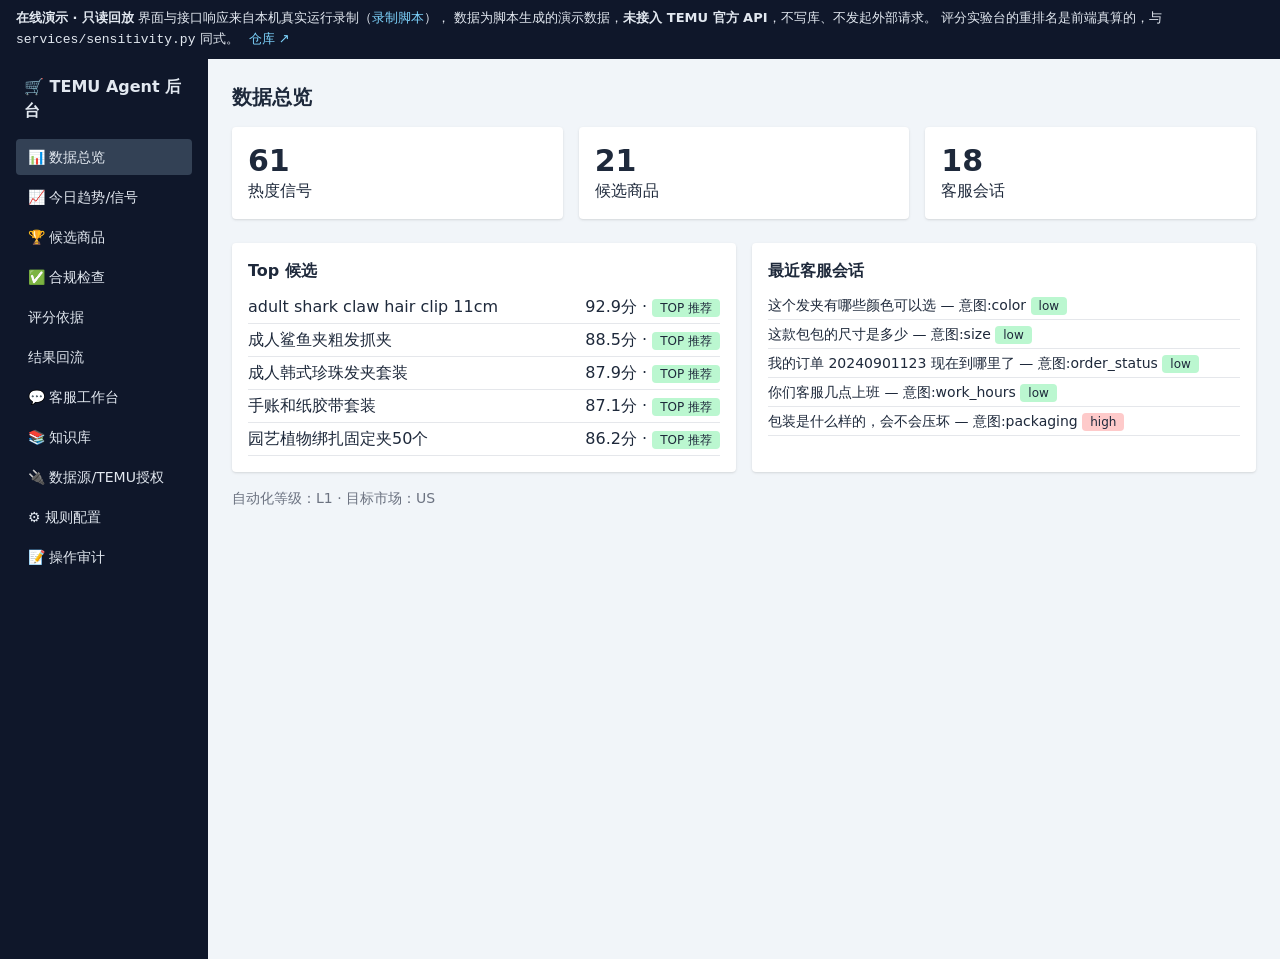
<file: index.html>
<!DOCTYPE html>
<html lang="zh-CN">
<head>
<link rel="icon" href="data:,">
<meta charset="UTF-8">
<meta name="viewport" content="width=device-width, initial-scale=1.0">
<title>TEMU 全托管选品与客服 Agent</title>
<link rel="stylesheet" href="./tailwind.css">
<style>body{font-family:system-ui,"Microsoft YaHei",sans-serif}
@media (max-width:720px){
  body>div.flex{flex-direction:column}
  aside{width:100%!important}
  #nav{display:flex;flex-wrap:wrap;gap:4px}
  main{padding:12px!important;max-width:100%!important}
  table{display:block;overflow-x:auto;white-space:nowrap}
  .grid{grid-template-columns:1fr!important}
}</style>
</head>
<body class="bg-slate-100 text-slate-800">
<div style="background:#0f172a;color:#e2e8f0;padding:8px 16px;font-size:13px;line-height:1.6">
  <b>在线演示 · 只读回放</b>
  界面与接口响应来自本机真实运行录制（<a style="color:#7dd3fc" href="https://github.com/yanx5433-cmd/temu-agent/blob/main/backend/scripts/capture_demo_snapshot.py">录制脚本</a>），
  数据为脚本生成的演示数据，<b>未接入 TEMU 官方 API</b>，不写库、不发起外部请求。
  评分实验台的重排名是前端真算的，与 <code>services/sensitivity.py</code> 同式。
  <a style="color:#7dd3fc;margin-left:6px" href="https://github.com/yanx5433-cmd/temu-agent">仓库 ↗</a>
</div>
<script src="./shim.js"></script>
<div class="flex min-h-screen">
  <aside class="w-52 bg-slate-900 text-slate-200 p-4 space-y-1 flex-shrink-0">
    <h1 class="text-base font-bold mb-4 px-2">🛒 TEMU Agent 后台</h1>
    <nav id="nav" class="space-y-1 text-sm">
      <a data-tab="dashboard" class="block px-3 py-2 rounded hover:bg-slate-700 cursor-pointer">📊 数据总览</a>
      <a data-tab="signals" class="block px-3 py-2 rounded hover:bg-slate-700 cursor-pointer">📈 今日趋势/信号</a>
      <a data-tab="candidates" class="block px-3 py-2 rounded hover:bg-slate-700 cursor-pointer">🏆 候选商品</a>
      <a data-tab="compliance" class="block px-3 py-2 rounded hover:bg-slate-700 cursor-pointer">✅ 合规检查</a>
      <a data-tab="basis" class="block px-3 py-2 rounded hover:bg-slate-700 cursor-pointer">评分依据</a>
      <a data-tab="outcomes" class="block px-3 py-2 rounded hover:bg-slate-700 cursor-pointer">结果回流</a>
      <a data-tab="cs" class="block px-3 py-2 rounded hover:bg-slate-700 cursor-pointer">💬 客服工作台</a>
      <a data-tab="knowledge" class="block px-3 py-2 rounded hover:bg-slate-700 cursor-pointer">📚 知识库</a>
      <a data-tab="sources" class="block px-3 py-2 rounded hover:bg-slate-700 cursor-pointer">🔌 数据源/TEMU授权</a>
      <a data-tab="settings" class="block px-3 py-2 rounded hover:bg-slate-700 cursor-pointer">⚙️ 规则配置</a>
      <a data-tab="audit" class="block px-3 py-2 rounded hover:bg-slate-700 cursor-pointer">📝 操作审计</a>
    </nav>
  </aside>
  <main class="flex-1 p-6 max-w-6xl">
    <div id="content"></div>
  </main>
</div>
<script>
const $ = sel => document.querySelector(sel);
const api = async (path, opts) => {
  const r = await fetch('/api'+path, opts ? {headers:{'Content-Type':'application/json'},...opts, body: opts.body?JSON.stringify(opts.body):undefined} : undefined);
  if (!r.ok) { const e = await r.json().catch(()=>({detail:r.statusText})); throw new Error(e.detail||'请求失败'); }
  return r.json();
};
const badge = (s, map) => { const m = map[s]||['bg-gray-200','']; return `<span class="px-2 py-0.5 rounded text-xs ${m[0]}">${s} ${m[1]||''}</span>`; };
const REC = {TOP:['bg-green-200','推荐'],CONSIDER:['bg-yellow-200','可考虑'],PENDING:['bg-gray-200','观望'],REJECT:['bg-red-200','禁售']};
const CHK = {PASS:['bg-green-200','通过'],REVIEW:['bg-yellow-200','待人工'],REJECT:['bg-red-200','拦截']};

function gatePanel(g){
  const b=(g.blockers||[]).map(x=>'<p class="text-red-700 text-xs">✗ '+x.name+'：'+(x.detail||'')+' → '+x.advice+'</p>').join('');
  const w=(g.warnings||[]).map(x=>'<p class="text-yellow-700 text-xs">! '+x.name+(x.detail?'：'+x.detail:'')+' → '+x.advice+'</p>').join('');
  const cls=g.level==='ELIMINATE'?'border-red-500':(g.level==='REVIEW'?'border-yellow-500':'border-green-500');
  return '<div class="bg-white p-4 rounded shadow text-sm border-l-4 '+cls+'"><h3 class="font-bold mb-2">第 0 关硬门槛：'+g.level+'</h3>'
    +(b||w||'<p class="text-xs text-gray-500">无拦截项</p>')
    +'<p class="text-xs text-gray-400 mt-2">阈值状态：'+[...new Set((g.limits_used||[]).map(u=>u.status))].join('/')+'（confirmed 才算已核实）</p></div>';
}
function provPanel(sd){
  const CN={measured:'bg-green-100',default:'bg-orange-100',derived:'bg-blue-100',missing:'bg-red-100'};
  const chips=Object.entries(sd.provenance).map(([k,v])=>'<span class="px-2 py-0.5 rounded text-xs '+(CN[v.origin]||'bg-gray-100')+'">'+k+'：'+v.label+'</span>').join('');
  const pct=((sd.measured_ratio||0)*100).toFixed(0);
  return '<div class="bg-white p-4 rounded shadow text-sm"><h3 class="font-bold mb-2">字段来源（估的别当成量的）</h3><div class="flex flex-wrap gap-1">'+chips+'</div><p class="text-xs text-gray-500 mt-2">实测占比 '+pct+'%</p></div>';
}

function render(html){ $('#content').innerHTML = html; }
function err(e){ render(`<div class="bg-red-100 border border-red-300 text-red-700 p-3 rounded">${e.message||e}</div>`); }

async function showDashboard(){
  try{
    const d = await api('/dashboard');
    render(`<h2 class="text-xl font-bold mb-4">数据总览</h2>
    <div class="grid grid-cols-3 gap-4 mb-6">
      <div class="bg-white p-4 rounded shadow"><div class="text-3xl font-bold">${d.signals}</div><div>热度信号</div></div>
      <div class="bg-white p-4 rounded shadow"><div class="text-3xl font-bold">${d.candidates}</div><div>候选商品</div></div>
      <div class="bg-white p-4 rounded shadow"><div class="text-3xl font-bold">${d.conversations}</div><div>客服会话</div></div>
    </div>
    <div class="grid grid-cols-2 gap-4">
      <div class="bg-white p-4 rounded shadow"><h3 class="font-bold mb-2">Top 候选</h3>
        ${d.top_candidates.map(c=>`<div class="flex justify-between py-1 border-b"><span>${c.title}</span><span>${c.score}分 · ${badge(c.recommendation,REC)}</span></div>`).join('')||'<p class="text-sm text-gray-500">请先运行选品</p>'}</div>
      <div class="bg-white p-4 rounded shadow"><h3 class="font-bold mb-2">最近客服会话</h3>
        ${d.recent_conversations.map(c=>`<div class="py-1 border-b text-sm">${c.question} — 意图:${c.intent} ${badge(c.risk_level,{high:['bg-red-200'],low:['bg-green-200']})}</div>`).join('')||'<p class="text-sm text-gray-500">暂无</p>'}</div>
    </div>
    <p class="mt-4 text-sm text-gray-500">自动化等级：${d.automation_level} · 目标市场：${(d.target_markets||[]).join(', ')}</p>`);
  }catch(e){err(e)}
}

async function showSignals(){
  try{
    const s = await api('/signals?limit=200');
    render(`<h2 class="text-xl font-bold mb-4">今日趋势 / 热度信号（共 ${s.total} 条）</h2>
    <div class="mb-4 flex gap-2">
      <button onclick="runSelection()" class="bg-blue-600 text-white px-4 py-2 rounded hover:bg-blue-700">▶ 运行选品分析</button>
      <label class="bg-white px-4 py-2 rounded border cursor-pointer">导入 CSV<input type="file" accept=".csv" class="hidden" onchange="importCSV(this)"></label>
    </div>
    <table class="w-full bg-white rounded shadow text-sm"><thead class="bg-slate-200"><tr><th class="p-2 text-left">标题</th><th>类目</th><th>来源</th><th>价格</th><th>30日销量</th><th>7日增长</th><th>抓取时间</th></tr></thead><tbody>
    ${s.items.map(i=>`<tr class="border-t"><td class="p-2">${i.title}</td><td class="text-center">${i.category}</td><td class="text-center">${i.source}</td><td class="text-center">$${i.price??'-'}</td><td class="text-center">${i.sales_signal?.sales_30d??'-'}</td><td class="text-center">${i.sales_signal?.growth_7d!=null?(i.sales_signal.growth_7d*100).toFixed(1)+'%':'-'}</td><td class="text-center text-xs">${(i.captured_at||'').slice(0,10)}</td></tr>`).join('')}
    </tbody></table>`);
  }catch(e){err(e)}
}

async function runSelection(){
  try{
    const r = await api('/selection/run',{method:'POST'});
    alert(`选品完成：评估 ${r.selection.evaluated} 个候选，禁售拦截 ${r.selection.reject}，待人工 ${r.selection.review}，通过 ${r.selection.pass}`);
    showCandidates();
  }catch(e){err(e)}
}
async function importCSV(input){
  const fd = new FormData(); fd.append('file', input.files[0]);
  const r = await fetch('/api/imports/csv',{method:'POST',body:fd});
  const j = await r.json(); alert(j.ok?`导入成功：新增 ${j.inserted}，跳过 ${j.skipped}`:'导入失败');
  showSignals();
}

async function showCandidates(){
  try{
    const c = await api('/candidates');
    render(`<h2 class="text-xl font-bold mb-4">候选商品（共 ${c.total}）</h2>
    <table class="w-full bg-white rounded shadow text-sm"><thead class="bg-slate-200"><tr><th class="p-2 text-left">商品</th><th>类目</th><th>评分</th><th>置信度</th><th>价格区间</th><th>采购价</th><th>重量</th><th>结果</th><th>操作</th></tr></thead><tbody>
    ${c.items.map(i=>`<tr class="border-t">
      <td class="p-2"><a class="text-blue-600 hover:underline" onclick="showCandidate(${i.id})">${i.normalized_title}</a></td>
      <td class="text-center">${i.category}</td><td class="text-center font-bold">${i.total_score}</td>
      <td class="text-center">${(i.confidence*100).toFixed(0)}%</td>
      <td class="text-center">$${i.estimated_price_low??'-'}~$${i.estimated_price_high??'-'}</td>
      <td class="text-center">$${i.estimated_cost??'-'}</td><td class="text-center">${i.estimated_weight_g??'-'}g</td>
      <td class="text-center">${badge(i.recommendation,REC)}</td>
      <td class="text-center">${i.approved?'<span class="text-green-600">已批准</span>':i.recommendation!=='REJECT'?`<button onclick="approveCandidate(${i.id})" class="bg-green-600 text-white text-xs px-2 py-1 rounded">批准</button>`:''}</td>
    </tr>`).join('')}</tbody></table>`);
  }catch(e){err(e)}
}
async function approveCandidate(id){
  try{ await api(`/candidates/${id}/approve?approver=admin`,{method:'POST'}); showCandidates(); }catch(e){alert(e.message)}
}

async function showCandidate(id){
  try{
    const c = await api(`/candidates/${id}`);
    const sd = c.score_detail?.scoring||{};
    render(`<button onclick="showCandidates()" class="text-blue-600 text-sm mb-4">← 返回列表</button>
    <h2 class="text-xl font-bold mb-2">${c.normalized_title}</h2>
    <div class="mb-4 text-sm text-gray-600">类目：${c.category} · 数据来源：${(c.data_sources||[]).join(',')} · 更新：${(c.data_updated_at||'').slice(0,10)} · 竞品快照数：${c.competitor_count}</div>
    <div class="grid grid-cols-2 gap-4">
      <div class="bg-white p-4 rounded shadow">
        <h3 class="font-bold mb-2">评分（综合 ${c.total_score}，置信度 ${(c.confidence*100).toFixed(0)}%）</h3>
        ${Object.entries(sd).map(([k,v])=>`<div class="mb-2"><div class="flex justify-between text-sm"><span>${{demand:'需求热度',growth:'增长速度',competition:'竞争空间',margin:'预计利润',logistics:'物流友好度',stability:'非季节稳定性'}[k]}</span><span>${v.score} × ${v.weight}</span></div><div class="h-2 bg-slate-200 rounded"><div class="h-2 bg-blue-500 rounded" style="width:${v.score}%"></div></div><div class="text-xs text-gray-500">${v.detail}</div></div>`).join('')}
      </div>
      <div class="space-y-4">
        <div class="bg-white p-4 rounded shadow text-sm">
          <h3 class="font-bold mb-2">商业概览</h3>
          <p>价格区间：$${c.estimated_price_low??'-'} ~ $${c.estimated_price_high??'-'}</p>
          <p>预计采购价：$${c.estimated_cost??'-'} · 预计重量：${c.estimated_weight_g??'-'}g</p>
          <p>预计毛利率：${c.estimated_margin!=null?(c.estimated_margin*100).toFixed(0)+'%':'数据不足'}</p>
          <p>季节性：${c.seasonal?'是':'否'}</p>
          <p>合规：${c.compliance?badge(c.compliance.status,CHK):'未检查'}</p>
        </div>
        <div class="bg-white p-4 rounded shadow text-sm"><h3 class="font-bold mb-2">推荐原因</h3><ul class="list-disc pl-5">${(c.reasons||[]).map(r=>`<li>${r}</li>`).join('')}</ul></div>
        <div class="bg-white p-4 rounded shadow text-sm"><h3 class="font-bold mb-2">主要风险</h3><ul class="list-disc pl-5 text-red-700">${(c.risks||[]).map(r=>`<li>${r}</li>`).join('')||'<li>无明显风险</li>'}</ul></div>
        <div class="bg-white p-4 rounded shadow text-sm"><h3 class="font-bold mb-2">差异化方向</h3>${c.differentiation}</div>
        ${c.score_detail && c.score_detail.gate ? gatePanel(c.score_detail.gate) : ''}
        ${c.score_detail && c.score_detail.provenance ? provPanel(c.score_detail) : ''}
        ${c.compliance?`<div class="bg-white p-4 rounded shadow text-sm"><h3 class="font-bold mb-2">合规详情</h3><p>${c.compliance.explanation}</p>${(c.compliance.matched_rules||[]).map(r=>`<p class="text-red-600">命中：${r.rule_name}（${r.hit_pattern}）</p>`).join('')}</div>`:''}
      </div>
    </div>`);
  }catch(e){err(e)}
}

async function showCompliance(){
  try{
    const c = await api('/candidates');
    render(`<h2 class="text-xl font-bold mb-4">合规检查</h2>
    <p class="text-sm text-gray-600 mb-4">合规为选品前置门槛。REJECT=硬性禁售，REVIEW=资料不足需人工确认。PASS 仅表示"未发现特定品类的复杂准入要求"，最终需人工确认平台与目标市场法规。</p>
    <table class="w-full bg-white rounded shadow text-sm"><thead class="bg-slate-200"><tr><th class="p-2 text-left">商品</th><th>结果</th><th>操作</th></tr></thead><tbody>
    ${c.items.map(i=>`<tr class="border-t"><td class="p-2">${i.normalized_title}</td><td class="text-center">${badge(i.recommendation==='REJECT'?'REJECT':'-',REC)}</td>
    <td class="text-center"><button onclick="doCompliance(${i.id})" class="bg-blue-600 text-white text-xs px-2 py-1 rounded">重新检查</button>
    <a onclick="showCandidate(${i.id})" class="text-blue-600 text-xs cursor-pointer">详情</a></td></tr>`).join('')}</tbody></table>`);
  }catch(e){err(e)}
}
async function doCompliance(id){
  try{ const r = await api(`/candidates/${id}/compliance-check`,{method:'POST'}); alert(`检查完成：${r.status}\n${r.explanation}`); }catch(e){alert(e.message)}
}

async function showCS(){
  try{
    const c = await api('/conversations');
    render(`<h2 class="text-xl font-bold mb-4">客服工作台</h2>
    <div class="bg-white p-4 rounded shadow mb-4">
      <textarea id="q" class="w-full border rounded p-2 text-sm" rows="2" placeholder="输入买家问题（中/英/西）"></textarea>
      <button onclick="newConv()" class="mt-2 bg-blue-600 text-white px-4 py-2 rounded text-sm">新建会话并生成回复</button>
    </div>
    <div class="space-y-2">${c.items.map(i=>`
      <div class="bg-white p-3 rounded shadow text-sm">
        <div class="flex justify-between"><span class="font-medium">${i.question}</span>
        <span>${badge(i.risk_level,{high:['bg-red-200','转人工'],low:['bg-green-200']})} <span class="text-gray-500">${i.intent} · ${i.buyer_language} · ${i.status}</span></span></div>
        <button onclick="genReply(${i.id})" class="mt-2 text-blue-600 text-xs">生成/查看回复草稿</button>
        <div id="draft-${i.id}" class="mt-2"></div>
      </div>`).join('')||'<p class="text-gray-500 text-sm">暂无会话</p>'}</div>`);
  }catch(e){err(e)}
}
async function newConv(){
  try{
    const q = $('#q').value.trim(); if(!q) return alert('请输入问题');
    const conv = await api('/conversations',{method:'POST',body:{question:q}});
    await genReply(conv.id);
  }catch(e){err(e)}
}
async function genReply(cid){
  try{
    const d = await api(`/conversations/${cid}/generate-reply`,{method:'POST'});
    $(`#draft-${cid}`).innerHTML = `
      <div class="border rounded p-2 bg-slate-50">
        <p>回复（置信度 ${(d.confidence*100).toFixed(0)}%）：${d.generated_reply}</p>
        <p class="text-xs text-gray-500 mt-1">引用来源：${(d.cited_sources||[]).map(s=>s.title||('#'+s.id)).join('、')||'无'}</p>
        ${d.approval_status==='pending'?`<div class="mt-2 flex gap-2">
          <textarea id="edit-${d.id}" class="w-full border rounded p-1 text-xs" rows="2">${d.generated_reply}</textarea>
          <button onclick="approveReply(${d.id})" class="bg-green-600 text-white text-xs px-2 rounded self-start">确认发送</button></div>`
        :`<p class="text-xs mt-1 ${d.approval_status==='sent'?'text-green-600':'text-gray-500'}">状态：${d.approval_status}</p>`}
      </div>`;
  }catch(e){alert(e.message)}
}
async function approveReply(rid){
  try{
    const text = $(`#edit-${rid}`)?.value;
    await api(`/replies/${rid}/approve`,{method:'POST',body:{final_reply:text||undefined,approver:'admin'}});
    await api(`/replies/${rid}/send`,{method:'POST'});
    alert('已批准并发送（记录审计日志）');
    showCS();
  }catch(e){alert(e.message)}
}

async function showKnowledge(){
  try{
    const k = await api('/knowledge');
    render(`<h2 class="text-xl font-bold mb-4">知识库（${k.total}）</h2>
    <div class="bg-white p-4 rounded shadow mb-4 grid grid-cols-4 gap-2">
      <select id="ktype" class="border rounded p-1 text-sm"><option>faq</option><option>policy</option><option>shipping</option><option>product</option></select>
      <input id="ktitle" class="border rounded p-1 text-sm" placeholder="标题">
      <input id="kcontent" class="border rounded p-1 text-sm" placeholder="内容（客服回复将原文引用）">
      <button onclick="addK()" class="bg-blue-600 text-white rounded text-sm">新增</button>
    </div>
    <div class="space-y-2">${k.items.map(i=>`<div class="bg-white p-3 rounded shadow text-sm"><span class="font-medium">[${i.type}] ${i.title}</span><p class="text-gray-600">${i.content}</p></div>`).join('')}</div>`);
  }catch(e){err(e)}
}
async function addK(){
  try{
    await api('/knowledge',{method:'POST',body:{type:$('#ktype').value,title:$('#ktitle').value,content:$('#kcontent').content?undefined:$('#kcontent').value,keywords:[]}});
    showKnowledge();
  }catch(e){alert(e.message)}
}

async function showSources(){
  try{
    const s = await api('/settings/integrations');
    const t = s.temu;
    render(`<h2 class="text-xl font-bold mb-4">数据源 / TEMU 授权配置</h2>
    <div class="bg-white p-4 rounded shadow mb-4 text-sm">
      <h3 class="font-bold mb-2">当前 TEMU 接入方式：${t.adapter}</h3>
      <p class="text-yellow-700 bg-yellow-50 p-2 rounded mb-2">${t.note}</p>
      <pre class="bg-slate-900 text-green-300 p-3 rounded text-xs overflow-auto">${JSON.stringify(t.capabilities,null,2)}</pre>
    </div>
    <div class="bg-white p-4 rounded shadow text-sm">
      <h3 class="font-bold mb-2">切换接入方式</h3>
      <div class="grid grid-cols-4 gap-2 items-center">
        <select id="adapter" class="border rounded p-1"><option value="mock">mock（演示）</option><option value="csv">csv</option><option value="manual">manual（人工）</option><option value="official">official（官方API）</option></select>
        <input id="ak" class="border rounded p-1" placeholder="App Key（official 必填）">
        <input id="as" type="password" class="border rounded p-1" placeholder="App Secret（official 必填）">
        <button onclick="saveTemu()" class="bg-blue-600 text-white rounded p-1">保存并授权</button>
      </div>
      <p class="text-xs text-gray-500 mt-2">密钥加密保存，日志不输出。未获官方开放能力前请勿选择 official。</p>
    </div>`);
  }catch(e){err(e)}
}
async function saveTemu(){
  try{
    const r = await api('/settings/integrations/temu',{method:'POST',body:{adapter:$('#adapter').value,app_key:$('#ak').value||null,app_secret:$('#as').value||null}});
    alert('已保存：'+JSON.stringify(r.capabilities||{})); showSources();
  }catch(e){alert(e.message)}
}

async function showSettings(){
  try{
    const s = await api('/settings');
    const w = s.score_weights;
    render(`<h2 class="text-xl font-bold mb-4">规则配置</h2>
    <div class="bg-white p-4 rounded shadow mb-4">
      <h3 class="font-bold mb-2">评分权重（总和必须为 1）</h3>
      <div class="grid grid-cols-3 gap-3 text-sm">
        ${Object.entries(w).map(([k,v])=>`<label>${{demand:'需求热度',growth:'增长速度',competition:'竞争空间',margin:'预计利润',logistics:'物流友好度',stability:'非季节稳定性'}[k]}<input id="w-${k}" type="number" step="0.05" min="0" max="1" value="${v}" class="border rounded p-1 w-full"></label>`).join('')}
      </div>
      <button onclick="saveWeights()" class="mt-3 bg-blue-600 text-white px-3 py-1 rounded text-sm">保存权重</button>
    </div>
    <div class="bg-white p-4 rounded shadow text-sm space-y-3">
      <h3 class="font-bold">目标市场（逗号分隔）</h3>
      <input id="markets" class="border rounded p-1 w-64" value="${(s.target_markets||[]).join(',')}"}>
      <h3 class="font-bold">客服自动化等级</h3>
      <select id="autolevel" class="border rounded p-1">
        ${['L0','L1','L2','L3'].map(l=>`<option ${l===s.automation_level?'selected':''}>${l}</option>`).join('')}
      </select>
      <p class="text-xs text-gray-500">L0 仅草稿 / L1 人工确认后发送 / L2 低风险FAQ自动 / L3 高风险永不自动</p>
      <label class="block"><input id="autoreply" type="checkbox" ${s.auto_reply_enabled?'checked':''}> 启用 L2 自动回复总开关</label>
      <button onclick="saveOther()" class="bg-blue-600 text-white px-3 py-1 rounded">保存</button>
    </div>`);
  }catch(e){err(e)}
}
async function saveWeights(){
  try{
    const body={}; for(const k of ['demand','growth','competition','margin','logistics','stability']) body[k]=parseFloat($(`#w-${k}`).value);
    await api('/settings',{method:'POST',body:{score_weights:body}}); alert('已保存');
  }catch(e){alert(e.message)}
}
async function saveOther(){
  try{
    await api('/settings',{method:'POST',body:{target_markets:$('#markets').value.split(',').map(s=>s.trim()).filter(Boolean),automation_level:$('#autolevel').value,auto_reply_enabled:$('#autoreply').checked}});
    alert('已保存'); 
  }catch(e){alert(e.message)}
}

async function showAudit(){
  try{
    const a = await api('/audit-events?limit=100');
    render(`<h2 class="text-xl font-bold mb-4">操作审计（最近 ${a.total} 条）</h2>
    <table class="w-full bg-white rounded shadow text-sm"><thead class="bg-slate-200"><tr><th class="p-2">时间</th><th>操作者</th><th>动作</th><th>对象</th><th>内容</th></tr></thead><tbody>
    ${a.items.map(i=>`<tr class="border-t"><td class="p-2 text-xs">${i.created_at.slice(0,19)}</td><td class="text-center">${i.actor}</td><td class="text-center">${i.action}</td><td class="text-center">${i.object_type}#${i.object_id}</td><td class="text-xs text-gray-600">${JSON.stringify(i.after_data).slice(0,120)}</td></tr>`).join('')}</tbody></table>`);
  }catch(e){err(e)}
}


async function showBasis(){
  try{
    const [ahp,sens]=await Promise.all([api('/scoring/weights-derivation'),api('/scoring/sensitivity?trials=400&k=5')]);
    const rows=Object.entries(ahp.weights).map(([k,v])=>
      '<tr class="border-t"><td class="p-1">'+(ahp.dim_names[k]||k)+'</td><td class="text-center font-mono">'+v+'</td></tr>').join('');
    const sliders=Object.entries(ahp.weights).map(([k,v])=>
      '<label class="text-xs">'+(ahp.dim_names[k]||k)+'<input id="s-'+k+'" type="range" min="0" max="1" step="0.01" value="'+v+'" class="w-full" oninput="liveW()"><span id="v-'+k+'" class="font-mono">'+v+'</span></label>').join('');
    render('<h2 class="text-xl font-bold mb-1">评分依据与稳健性</h2>'
      +'<p class="text-sm text-gray-600 mb-4">回答两个问题：权重是怎么来的；换一组差不多合理的权重后名单还稳吗。</p>'
      +'<div class="bg-amber-50 border border-amber-300 rounded p-3 mb-4 text-sm text-amber-900"><b>先说结论：</b>'+sens.verdict+'<br><span class="text-xs">'+sens.warning+'</span></div>'
      +'<div class="grid grid-cols-2 gap-4">'
      +'<div class="bg-white p-4 rounded shadow text-sm"><h3 class="font-bold mb-2">权重来源：AHP 两两比较</h3>'
      +'<p class="text-xs text-gray-600 mb-2">'+ahp.method+'</p>'
      +'<table class="w-full text-xs mb-2"><thead class="bg-slate-100"><tr><th class="p-1 text-left">维度</th><th>权重</th></tr></thead><tbody>'+rows+'</tbody></table>'
      +'<p class="text-xs">一致性比率 <b class="'+(ahp.consistent?'text-green-700':'text-red-700')+'">CR='+ahp.consistency_ratio+'</b>（阈值 0.10）· lambda max='+ahp.lambda_max+'</p>'
      +'<p class="text-xs text-gray-500 mt-1">'+ahp.verdict+'</p>'
      +'<p class="text-xs text-red-700 mt-2">'+ahp.caveat+'</p></div>'
      +'<div class="bg-white p-4 rounded shadow text-sm"><h3 class="font-bold mb-2">权重扰动 '+sens.trials+' 次（±'+(sens.band*100).toFixed(0)+'%，种子 '+sens.seed+'）</h3>'
      +'<p>平均 Spearman：<b>'+sens.mean_spearman+'</b>（最低 '+sens.min_spearman+'）</p>'
      +'<p>平均 Kendall tau：<b>'+sens.mean_kendall+'</b></p>'
      +'<p>TOP-'+sens.k+' 重合度：<b>'+sens.mean_topk_jaccard+'</b></p>'
      +'<p class="text-xs text-gray-500 mt-2">始终在 TOP-'+sens.k+'：'+((sens.stable_top_members||[]).join('、')||'无')+'</p>'
      +'<p class="text-xs text-gray-500">会摇摆的：'+((sens.flip_flopping||[]).length?sens.flip_flopping.map(f=>f.label+'('+(f.top_rate*100).toFixed(0)+'%)').join('、'):'无（说明当前数据几乎没有真正的维度权衡）')+'</p></div></div>'
      +'<div class="bg-white p-4 rounded shadow mt-4 text-sm"><h3 class="font-bold mb-2">权重实验台（只预览，不保存）</h3>'
      +'<div class="grid grid-cols-3 gap-3 mb-3">'+sliders+'</div>'
      +'<button onclick="runWhatIf()" class="bg-blue-600 text-white px-3 py-1.5 rounded text-sm">重排名</button>'
      +'<div id="whatif-out" class="mt-3"></div></div>');
    window._ahpWeights = ahp.weights;
  }catch(e){err(e)}
}
function liveW(){ Object.keys(window._ahpWeights||{}).forEach(k=>{ const el=document.querySelector('#s-'+k), lab=document.querySelector('#v-'+k); if(el&&lab) lab.textContent=el.value; }); }


async function runWhatIf(){
  const w={}; Object.keys(window._ahpWeights||{}).forEach(k=>{w[k]=parseFloat(document.querySelector('#s-'+k).value);});
  const sum=Object.values(w).reduce((a,b)=>a+b,0);
  const out=document.querySelector('#whatif-out');
  if(Math.abs(sum-1)>0.001){ out.innerHTML='<p class="text-red-600 text-sm">权重之和必须为 1，当前 '+sum.toFixed(3)+'</p>'; return; }
  try{
    const r=await api('/scoring/whatif',{method:'POST',body:{weights:w,k:5}});
    const tr=r.items.map(i=>'<tr class="border-t"><td class="p-1">#'+i.rank+'</td><td>'+i.title+'</td><td class="text-center '+(i.old_rank!==i.rank?'text-red-600 font-bold':'')+'">#'+i.old_rank+'</td><td class="text-center font-mono">'+i.new_score+'</td></tr>').join('');
    out.innerHTML='<p class="text-xs mb-2">名次变动 <b>'+r.ranks_moved+'/'+r.total_candidates+'</b>；TOP-5 换人：'+(r.top_set_changed.length?r.top_set_changed.join('、'):'无')+'</p>'
      +'<table class="w-full text-xs"><thead class="bg-slate-100"><tr><th class="p-1 text-left">新名次</th><th class="text-left">商品</th><th>旧名次</th><th>新总分</th></tr></thead><tbody>'+tr+'</tbody></table>';
  }catch(e){ out.innerHTML='<p class="text-red-600 text-sm">'+e.message+'</p>'; }
}
async function showOutcomes(){
  try{
    const rep=await api('/outcomes/report?k=5');
    let body;
    if(rep.usable){
      const eff=Object.entries(rep.dimension_effect_size).map(([k,v])=>'<tr class="border-t"><td class="p-1">'+k+'</td><td class="text-center font-mono">'+(v===null?'样本不足':((v>0?'+':'')+v))+'</td></tr>').join('');
      body='<p class="mt-2">precision@'+rep.precision_at_k.k+'：<b>'+rep.precision_at_k.value+'</b>（'+rep.precision_at_k.hits+'/'+rep.precision_at_k.k+'）</p>'
        +'<p>推荐组 vs 其他组动销率差：<b>'+rep.lift.value+'</b>（'+rep.lift.top_group_sold_rate+' vs '+rep.lift.other_group_sold_rate+'）</p>'
        +'<h4 class="font-bold mt-3 mb-1">各分项对动销的区分力（效应量）</h4><table class="w-full text-xs"><tbody>'+eff+'</tbody></table>'
        +'<p class="text-xs text-gray-600 mt-2">'+rep.dimension_read+'</p>';
    } else {
      body='<p class="mt-2 text-orange-800 bg-orange-50 border border-orange-200 rounded p-2 text-xs"><b>不给结论：</b>'+rep.reason+'</p>'
        +(rep.descriptive?'<p class="text-xs text-gray-500 mt-1">仅描述性：动销率 '+rep.descriptive.sold_rate+'，平均 30 日销量 '+rep.descriptive.avg_sales_30d+'</p>':'');
    }
    render('<h2 class="text-xl font-bold mb-1">结果回流与命中率</h2>'
      +'<p class="text-sm text-gray-600 mb-4">AHP 只能保证判断自洽，不能保证判断正确。要验证有效性，必须有当初推荐与后来动销的配对样本。</p>'
      +'<div class="bg-white p-4 rounded shadow text-sm mb-4"><h3 class="font-bold mb-2">导入配对结果 CSV</h3>'
      +'<p class="text-xs text-gray-500 mb-2">列：candidate_id 或 external_id，listed，sold，sales_30d，note</p>'
      +'<input type="file" id="ofile" accept=".csv" class="text-xs" onchange="importOutcomes(this)"></div>'
      +'<div class="bg-white p-4 rounded shadow text-sm"><h3 class="font-bold mb-2">命中率报告</h3>'
      +'<p>配对样本：<b>'+rep.paired_samples+'</b> 条（最低要求 '+rep.min_samples+' 条）'+(rep.demo_only===true?' · <span class="text-orange-700">当前全部为演示样本</span>':'')+'</p>'+body+'</div>');
  }catch(e){err(e)}
}
async function importOutcomes(input){
  const f=input.files[0]; if(!f) return;
  const fd=new FormData(); fd.append('file',f);
  try{
    const r=await fetch('/api/outcomes/import?is_demo=true',{method:'POST',body:fd});
    const d=await r.json();
    alert(d.ok?('导入完成：新增 '+d.created+'，更新 '+d.updated+'，跳过 '+d.skipped.length):('失败：'+d.error));
    showOutcomes();
  }catch(e){alert(e.message)}
}

const TABS = {dashboard:showDashboard,signals:showSignals,candidates:showCandidates,compliance:showCompliance,cs:showCS,knowledge:showKnowledge,sources:showSources,settings:showSettings,audit:showAudit,basis:showBasis,outcomes:showOutcomes};
document.querySelectorAll('#nav a').forEach(a=>a.onclick=()=>{
  document.querySelectorAll('#nav a').forEach(x=>x.classList.remove('bg-slate-700'));
  a.classList.add('bg-slate-700');
  TABS[a.dataset.tab]();
});
const _h = (location.hash||'').replace('#','');
if (_h.startsWith('candidate/')) { showCandidate(parseInt(_h.split('/')[1],10)); }
else { (_h && TABS[_h] ? document.querySelector('#nav a[data-tab="'+_h+'"]') : document.querySelector('#nav a')).click(); }
</script>
</body>
</html>
</file>
